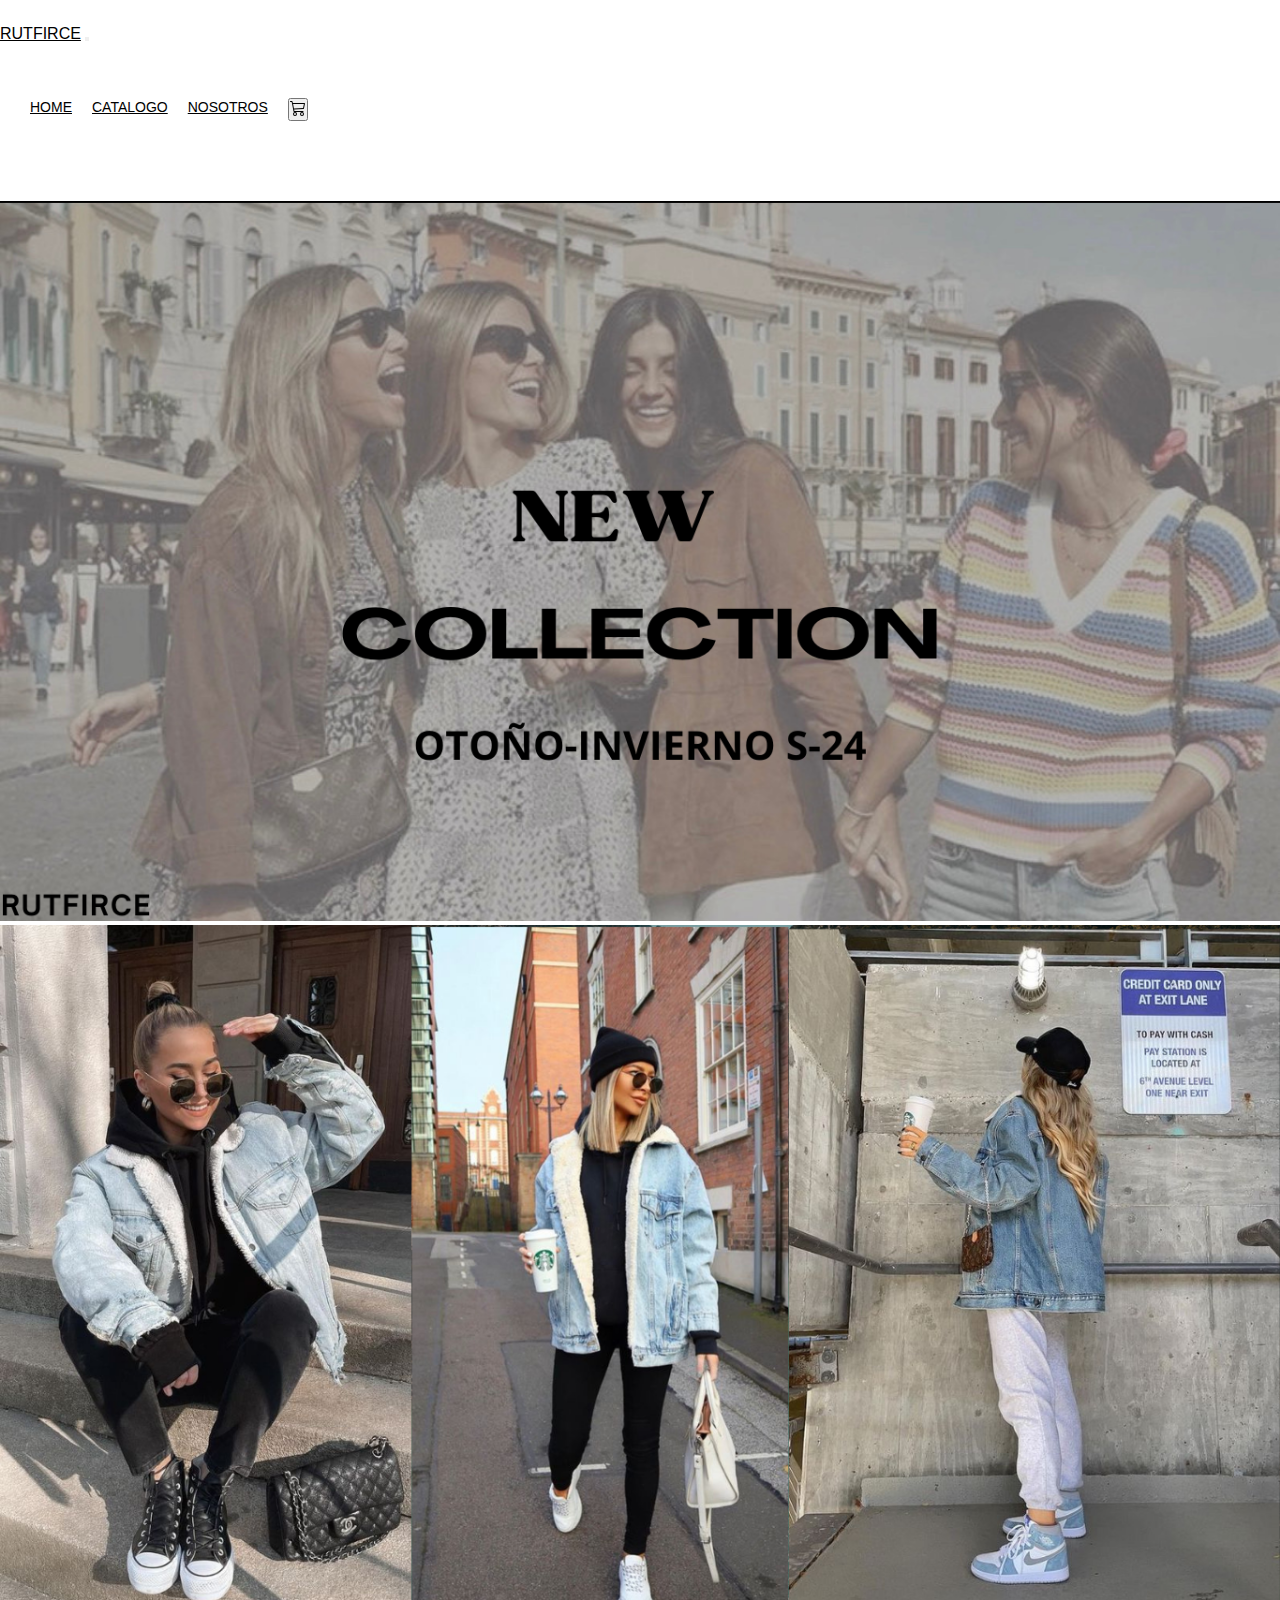
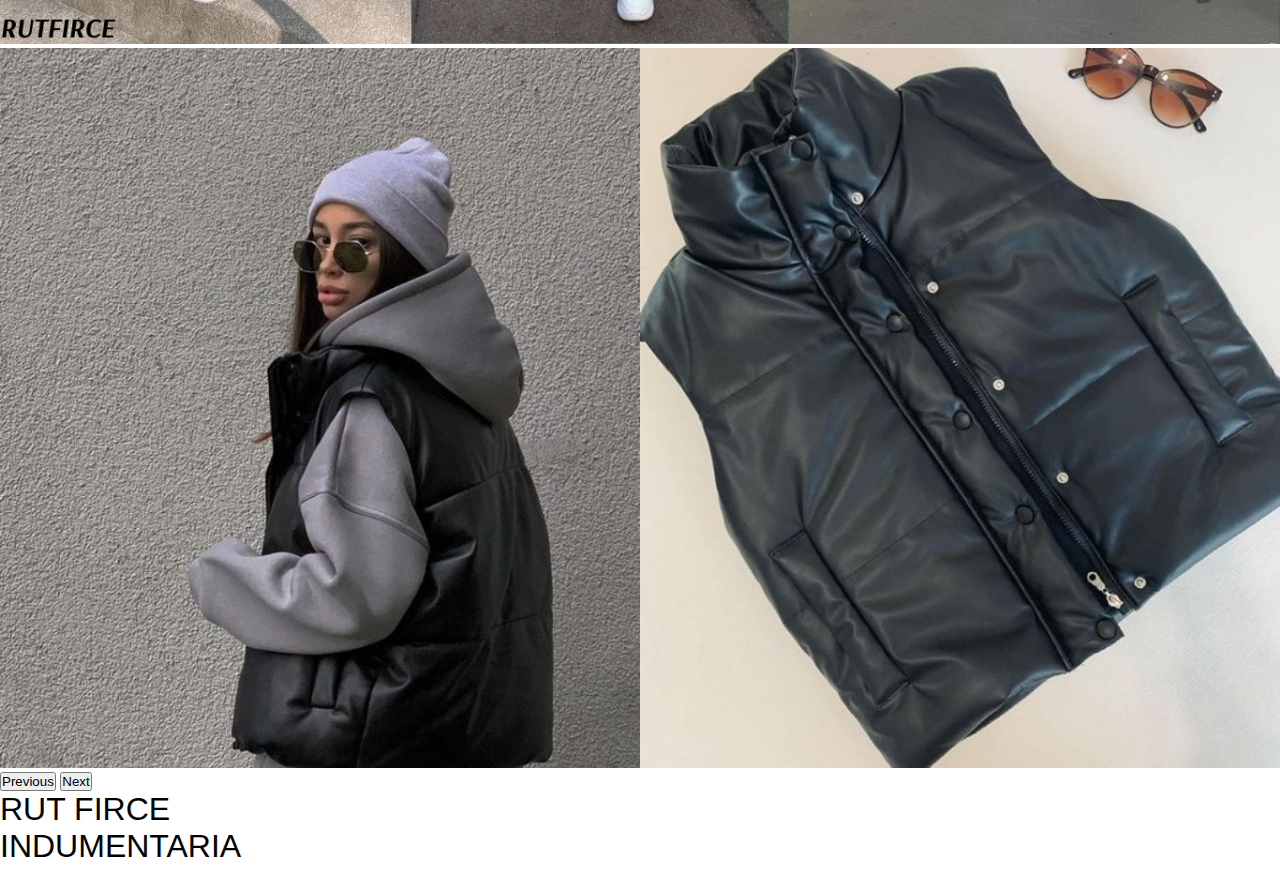
<file: RUTFIRCE/index.html>
<!DOCTYPE html>
<html lang="en">
<head>
    <meta charset="UTF-8">
    <meta name="viewport" content="width=device-width, initial-scale=1.0">
    <link rel="stylesheet" href="css/styles.css">
    <link href="https://cdn.jsdelivr.net/npm/bootstrap@5.0.2/dist/css/bootstrap.min.css" rel="stylesheet" integrity="sha384-EVSTQN3/azprG1Anm3QDgpJLIm9Nao0Yz1ztcQTwFspd3yD65VohhpuuCOmLASjC" crossorigin="anonymous">
    <script async src="./js/script.js"></script>
    <title>RUTFIRCE.uy</title>
</head>
<body>
     <header>
    <!--Navegation-->
    <nav class="navbar navbar-expand-lg  ">
      <div class="container-fluid">
        <a class="navbar-brand" href="#">RUTFIRCE</a>
        <button class=" collapse collapse-navbar-toggler" type="button" data-bs-toggle="collapse" data-bs-target="#navbarText" aria-controls="navbarText" aria-expanded="false" aria-label="Toggle navigation">
          <span class="navbar-toggler-icon"></span>
        </button>
        <div class="navbar" id="navbarText">
          <ul>
            <li class="nav-item">
              <a class="nav-link active" aria-current="page" href="index.html">Home</a>
            </li>
            <li class="nav-item">
              <a class="nav-link" href="pages/catalogo.html">Catalogo</a>
            </li>
            <li class="nav-item">
              <a class="nav-link" href="pages/nosotros.html">Nosotros</a>
            </li>
            <li>
              <button class="Carrito">
                  <a href="./js/carrito-prendas.js"><i class="bi bi-cart3"><img src="img/img-carrito.svg" alt=""></i></a>
              </button>
            </li>
          </ul>
        </div>
      </div>
    </nav>
       
    
    
   <!--Fotos de portada-->    
    <div class="container">
        <div id="carouselExample" class="carousel slide">
            <div class="carousel-inner">
              <div class="carousel-item active">
                <img src="img/IMG-1.png" class="d-block w-100" alt="">
              </div>
              <div class="carousel-item">
                <img src="img/IMG-2png.png" class="d-block w-100" alt="...">
              </div>
              <div class="carousel-item">
                <img src="img/IMG-3.png" class="d-block w-100" alt="...">
              </div>
            </div>
            <button class="carousel-control-prev" type="button" data-bs-target="#carouselExample" data-bs-slide="prev">
              <span class="carousel-control-prev-icon" aria-hidden="true"></span>
              <span class="visually-hidden">Previous</span>
            </button>
            <button class="carousel-control-next" type="button" data-bs-target="#carouselExample" data-bs-slide="next">
              <span class="carousel-control-next-icon" aria-hidden="true"></span>
              <span class="visually-hidden">Next</span>
            </button>
          </div>
    </div>
    <h1>RUT FIRCE <br/>
            INDUMENTARIA 
        </h1>
    </header>

    <!--FOOTER-->


<script src="https://cdn.jsdelivr.net/npm/bootstrap@5.0.2/dist/js/bootstrap.bundle.min.js" integrity="sha384-MrcW6ZMFYlzcLA8Nl+NtUVF0sA7MsXsP1UyJoMp4YLEuNSfAP+JcXn/tWtIaxVXM" crossorigin="anonymous"></script>
   
</body>
</html>
</file>
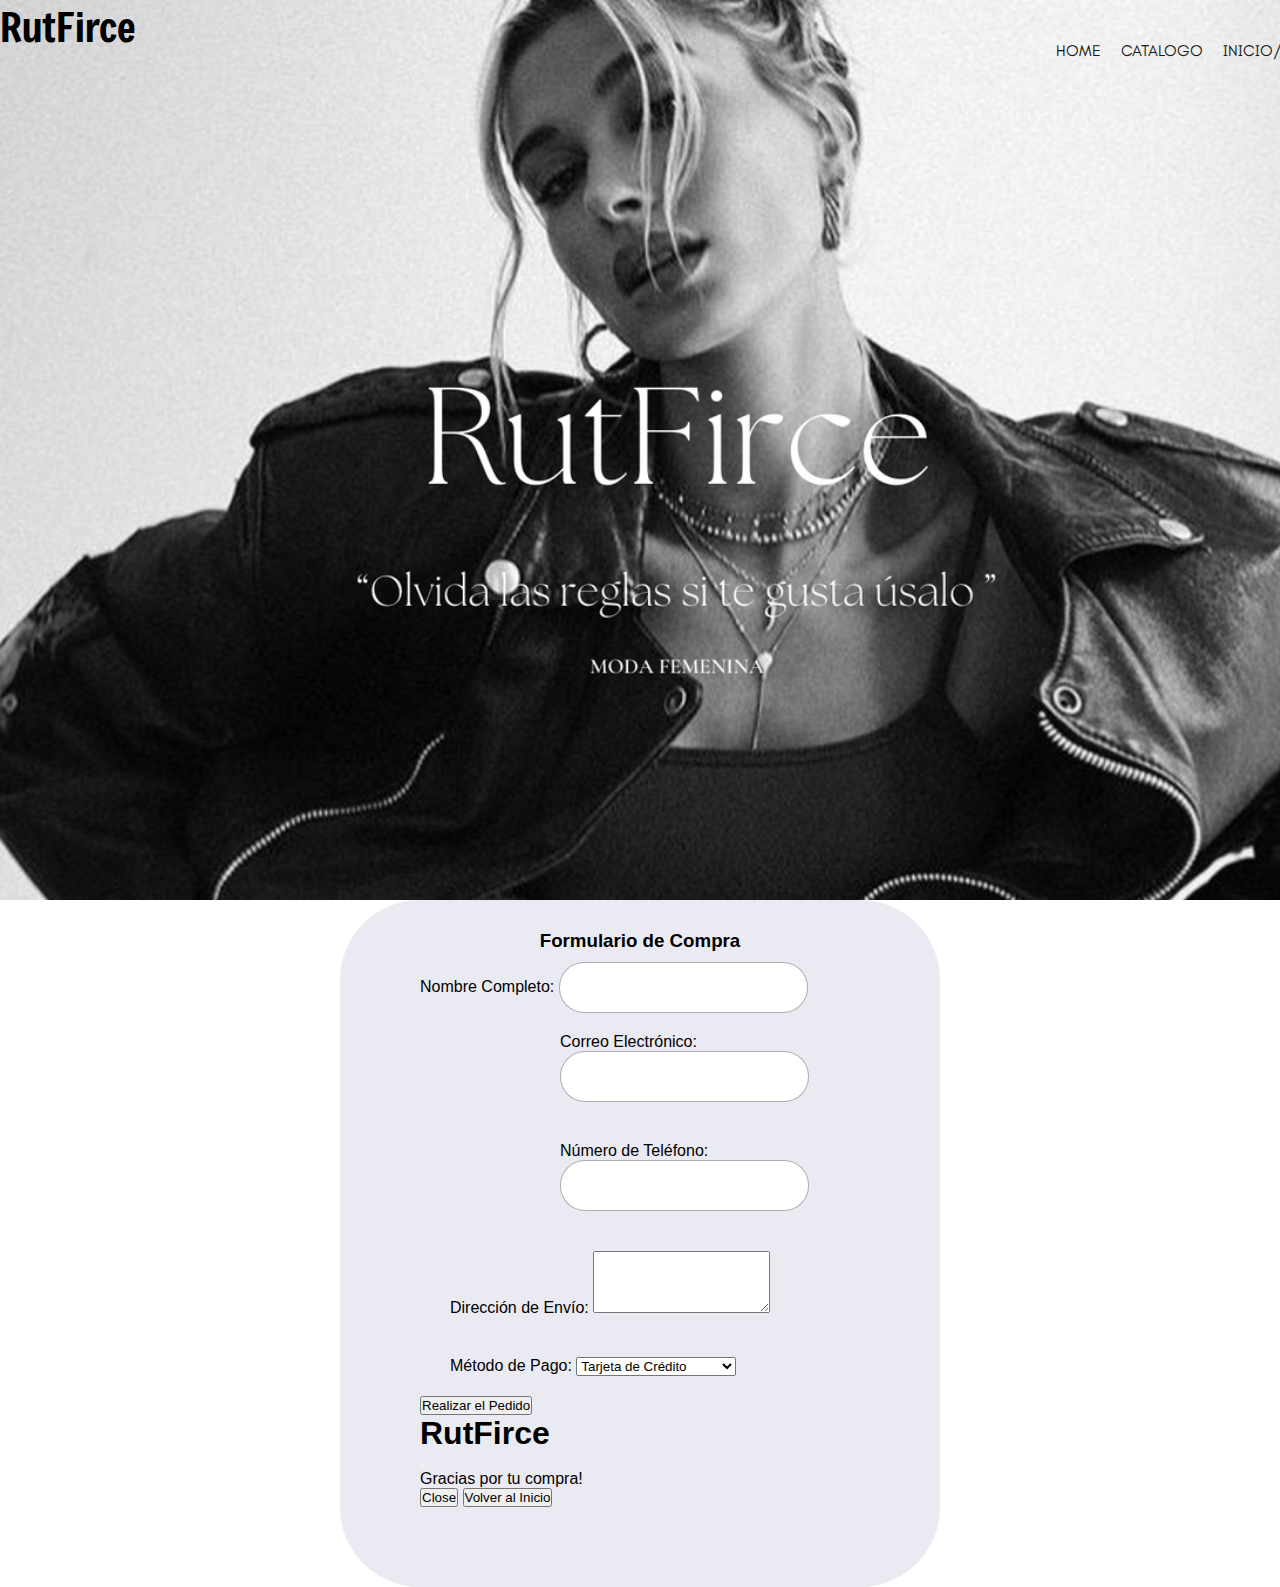
<file: RUTFIRCE 2/pages/carrito.html>
<!DOCTYPE html>
<html lang="es">
<head>
    <meta charset="UTF-8">
    <meta name="viewport" content="width=device-width, initial-scale=1.0">
    <title>Formulario de Compra</title>
    <script async src="../js/script.js"></script>
    <script async src="../js/registro.js"></script>
    <link href="https://cdn.jsdelivr.net/npm/bootstrap@5.2.3/dist/css/bootstrap.min.css" rel="stylesheet" integrity="sha384-rbsA2VBKQhggwzxH7pPCaAqO46MgnOM80zW1RWuH61DGLwZJEdK2Kadq2F9CUG65" crossorigin="anonymous">
    <link href='https://unpkg.com/boxicons@2.1.4/css/boxicons.min.css' rel='stylesheet'>
    <link rel="stylesheet" href="../css/styles.css">
</head>
<body>
    
        <header class="header">
        <div class="menu container">
            <a href="index.html" id="logo">RutFirce</a>
            <nav class="navbar">
                <div class="container">
                <ul>
                    <li> <a href="../index.html">Home</a></li>
                    <li><a href="../pages/catalogo.html">Catalogo</a></li>
                    <li><a href="../pages/contacto.html">Inicio/Registro</a></li>
                    <li><a href="../pages/carrito.html">Carrito</a></li>
                </ul>
                </div>
        </nav>
        <div>
            
                <li class="submenu">
                    <img src="../img/img-bag.svg"id="menu-carrito" alt="carrito">
                    <div id="carrito">
                    <table id="lista-carrito">
                    <thead>
                    <tr>
                        <th>Imagen</th>
                        <th>Nombre</th>
                        <th>Precio</th>
                        <th></th>
                    </tr>
                    </thead>
                    <tbody></tbody>
                </table>
                <table id="total">
                    <thead>
                    <tr>
                        <th>Total</th>
                    </tr>
                    <tr>
                        <td id="preciototal"></td>
                    </tr>
                    </thead>
                </table>
                <a href="#" id="vaciar-carrito" class="btn-2">Vaciar Carrito</a>
    
                <a href="#" id="finalizar-compra" class="btn-2">Finalizar Compra</a>
                </div>
                </li>
            
            </div> 
            </div>
        </div>
    </header>
    

<div class="container-formulario">
    <h3>Formulario de Compra</h3>

<form id="formulario-compras">

    <form class="nombre">
        <div class="datos-1">
            <label for="name">Nombre Completo:</label>
            <input type="text" id="name" name="name" required>
        </div>
    </form>
    <form class="email">
        <div class="datos-2">
            <label for="email">Correo Electrónico:</label>
            <input type="text" id="email" name="email" required>
        </div>
    </form>
    <form class="phone">
        <div class="datos-3">
            <label for="phone">Número de Teléfono:</label>
            <input type="tel" id="phone" name="phone" required>
        </div>
    </form>
    <form class="direccion">
        <div class="datos">
            <label for="address">Dirección de Envío:</label>
            <textarea id="address" name="address" rows="4" required></textarea>
        </div>
    </form>
    <form class="pago">
        <div class="datos">
            <label for="payment">Método de Pago:</label>
            <select id="payment" name="payment" required>
                <option value="credit_card">Tarjeta de Crédito</option>
                <option value="paypal">PayPal</option>
                <option value="bank_transfer">Transferencia Bancaria</option>
            </select>
        </div>
    </form>
        <div class="form-group">
            <button type="button" class="btn btn-primary" data-bs-toggle="modal" data-bs-target="#exampleModal">
                Realizar el Pedido
            </button>
            <!-- Modal -->
  <div class="modal fade" id="exampleModal" tabindex="-1" aria-labelledby="exampleModalLabel" aria-hidden="true">
    <div class="modal-dialog">
      <div class="modal-content">
        <div class="modal-header">
          <h1 class="modal-title fs-5" id="exampleModalLabel">RutFirce</h1>
          <button type="button" class="btn-close" data-bs-dismiss="modal" aria-label="Close"></button>
        </div>
        <div class="modal-body">
        Gracias por tu compra!
        </div>
        <div class="modal-footer">
          <button type="button" class="btn btn-secondary" data-bs-dismiss="modal">Close</button>
          <a href="../index.html""><button type="button" class="btn btn-primary" >Volver al Inicio</button></a>
        </div>
      </div>
    </div>
  </div>
        </div>
    </form>
</div>

<script src="https://cdn.jsdelivr.net/npm/bootstrap@5.2.3/dist/js/bootstrap.bundle.min.js" integrity="sha384-kenU1KFdBIe4zVF0s0G1M5b4hcpxyD9F7jL+jjXkk+Q2h455rYXK/7HAuoJl+0I4" crossorigin="anonymous"></script>
</body>
</html>
</file>
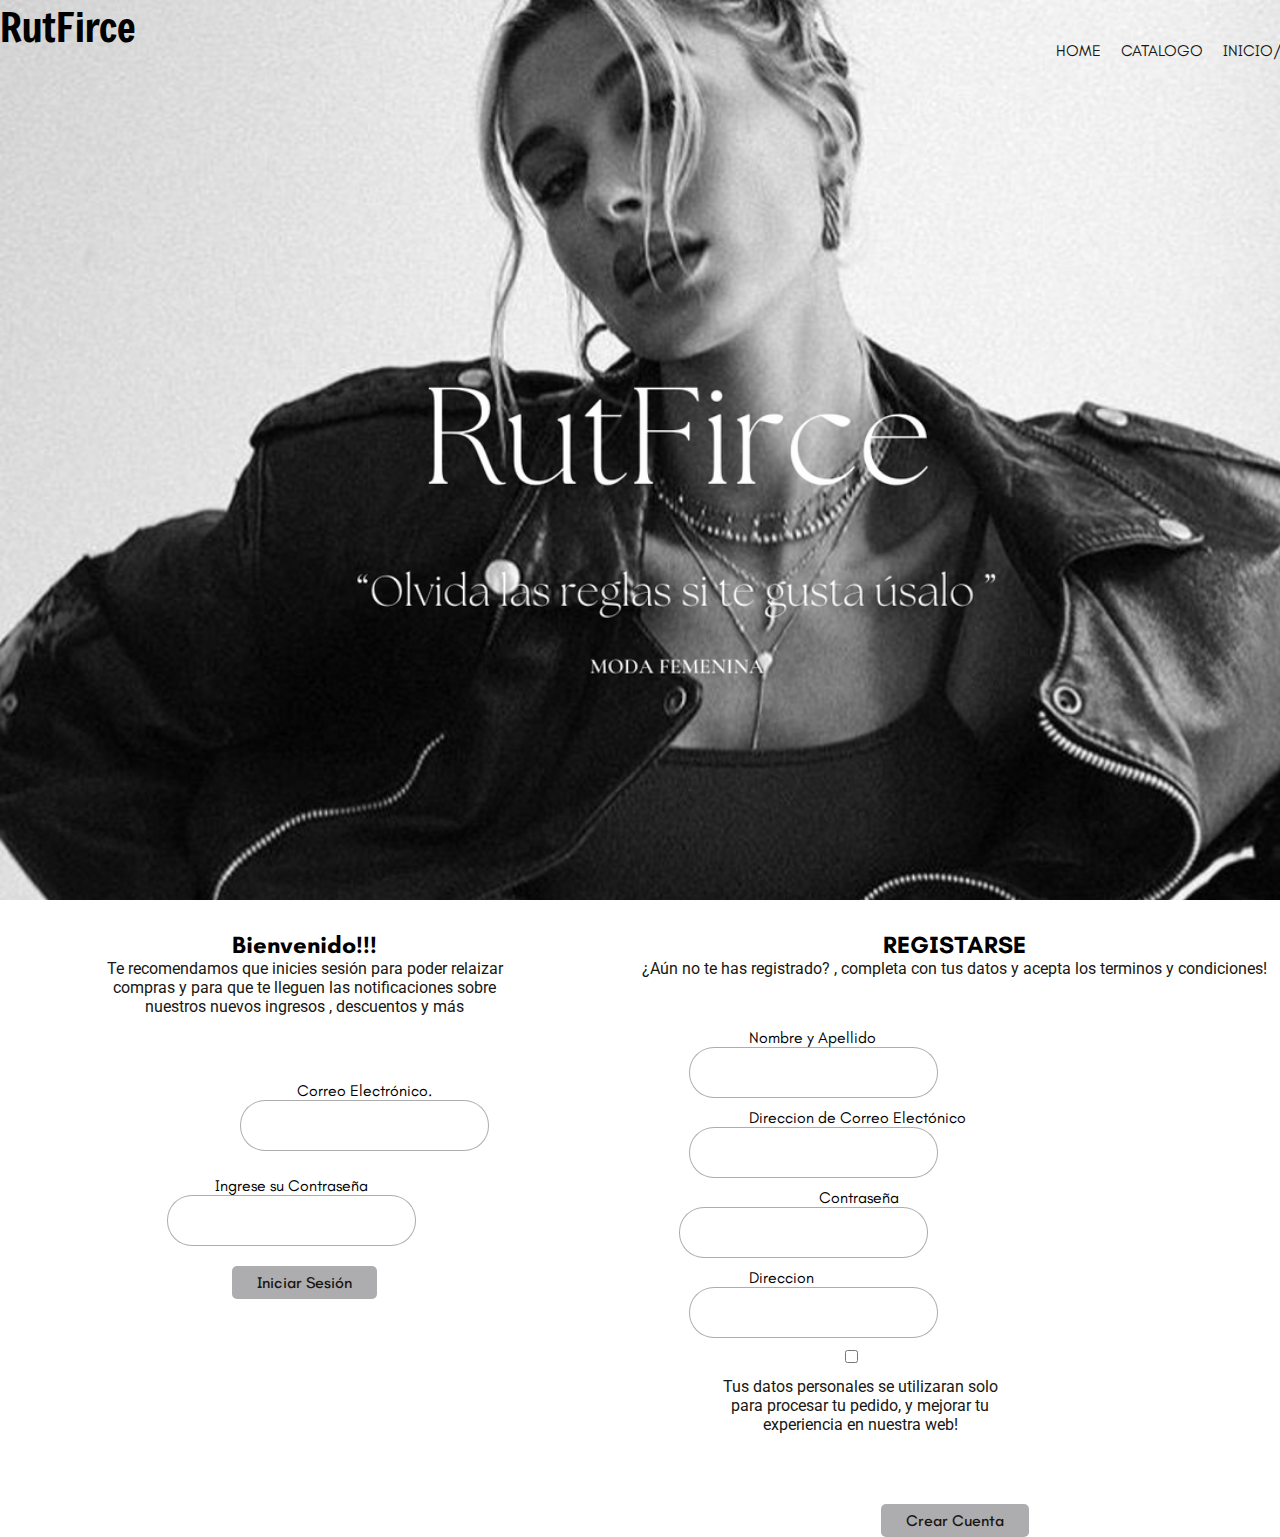
<file: RUTFIRCE 2/pages/contacto.html>
<!DOCTYPE html>
<html lang="en">
<head>
    <meta charset="UTF-8">
    <meta name="viewport" content="width=device-width, initial-scale=1.0">
    <link rel="stylesheet" href="../css/styles.css" >
    <script async src="../js/script.js"></script>
    <script async src="../js/registro.js"></script>
    <link href='https://unpkg.com/boxicons@2.1.4/css/boxicons.min.css' rel='stylesheet'>
    <link href="https://cdn.jsdelivr.net/npm/bootstrap@5.0.2/dist/css/bootstrap.min.css" rel="stylesheet" integrity="sha384-EVSTQN3/azprG1Anm3QDgpJLIm9Nao0Yz1ztcQTwFspd3yD65VohhpuuCOmLASjC" crossorigin="anonymous">
    <title>Contacto</title>
</head>
<body>
    <header class="header">
    <div class="menu container">
        <a href="index.html" id="logo">RutFirce</a>
        <nav class="navbar">
            <div class="container">
            <ul>
                <li> <a href="../index.html">Home</a></li>
                <li><a href="../pages/catalogo.html">Catalogo</a></li>
                <li><a href="../pages/contacto.html">Inicio/Registro</a></li>
                <li><a href="../pages/carrito.html">Carrito</a></li>
            </ul>
            </div>
    </nav>

    <div>
        
            <li class="submenu">
                <img src="../img/img-bag.svg"id="menu-carrito" alt="carrito">
                <div id="carrito">
                <table id="lista-carrito">
                <thead>
                <tr>
                    <th>Imagen</th>
                    <th>Nombre</th>
                    <th>Precio</th>
                    <th></th>
                </tr>
                </thead>
                <tbody></tbody>
            </table>
            <table id="total">
                <thead>
                <tr>
                    <th>Total</th>
                </tr>
                <tr>
                    <td id="preciototal"></td>
                </tr>
                </thead>
            </table>
            <a href="#" id="vaciar-carrito" class="btn-2">Vaciar Carrito</a>

            <a href="#" id="finalizar-compra" class="btn-2">Finalizar Compra</a>
            </div>
            </li>
        
        </div> 
        </div>
    </div>
</header>

<div class="formulario-inicio">
<div class="Inicio-Sesion">
    <h2>Bienvenido!!!</h2>
    <p class="parrafo-i">
    Te recomendamos que inicies sesión para poder relaizar compras y para que te lleguen las notificaciones sobre nuestros nuevos ingresos , descuentos y más</p>
    <form>
        <div class="email">
            <label for="exampleInputEmail1" class="form-label"> Correo Electrónico.</label>
            <input type="email" class="form-control" id="email" aria-describedby="emailHelp">
        </div>
        </form>
        <form>
            <div class="password">
                <label for="exampleInputPassword1" id="password">Ingrese su Contraseña </label>
                <input type="password" class="form-control" id="password">
            </div>
        </form>
        <a href="#" id="Iniciar Sesion" class="btn-2">Iniciar Sesión</a>
</div>

<div class="registro" id="Formulario-compras">
    <h2>REGISTARSE</h2>
    <p class="parrafo-i"> ¿Aún no te has registrado? , completa con tus datos y acepta los terminos y condiciones! </p>
    <form>
    <div class="name">
        <label for="name" class="name"> Nombre y Apellido</label>
        <input type="email" class="form-control" id="exampleemial" aria-describedby="emailHelp">
    </div>
    </form>
    <form>
        <div class="last-name">
            <label for="exampleInputPassword1" class="last-name">Direccion de Correo Electónico </label>
            <input type="password" class="form-control" id="exampleInputPassword1">
        </div>
    </form>
    <form>
        <div class="email-1">
            <label for="email" class="email">Contraseña</label>
            <input type="email" class="form-control" id="exampleInputPassword1">
        </div>
    </form>
    <form>
        <div class="password-1">
            <label for="Password" class="password">Direccion</label>
            <input type="password" class="form-control" id="exampleInputPassword1">
        </div>
    </form>
    <div class="form-check">
        <input class="form-check-input" type="checkbox" id="disabledFieldsetCheck" >
        <label class="form-check-label" for="disabledFieldsetCheck">
            <p class="parrafo-c">Tus datos personales se utilizaran solo para procesar tu pedido, y mejorar tu experiencia en nuestra web!</p> 
        </label>
    </div>
    <a href="#" id="Iniciar Sesion" class="btn-2">Crear Cuenta</a>
    </div>
</div>
</file>
<file: RUTFIRCE/css/styles.css>
@import url('https://fonts.googleapis.com/css2?family=IBM+Plex+Sans:ital,wght@0,100;0,200;0,300;0,400;0,500;0,600;0,700;1,100;1,200;1,300;1,400;1,500;1,600;1,700&family=Lemon&family=Montserrat:ital,wght@0,100..900;1,100..900&family=Roboto+Flex:opsz,wght@8..144,100..1000&family=Rubik:wght@600&display=swap');
/*RESET*/
* {
    box-sizing: border-box;
    margin: 0;
    padding: 0;
}

/* MAIN ESTILOS*/
html,
body{
    font-family: 'Roboto', sans-serif;
}

h1{
    font-size: 2,5rem;
}

h2{
    font-size: 2rem ;
    font-family: 'Roboto', uppercase ;
}

h3{
    font-size: 1,75rem;
}

h4{
    font-size: 1.5rem;
}

h5{
    font-size: 1,25rem;
}

h6{
    font-size: 1rem;
}

h1,
h2,
h3,
h4,
h5,
h6{
    margin-bottom: 15px;
    font-weight: 500;
}

img{
    max-width: 100%;
}

p{
    font-size: 1rem;
    margin: 10px 0;
    line-height: 1.7em;
    padding: 0 30px;
}

.btn{
    display: inline-block;
    font-size: 12px;
    text-transform: uppercase;

    font-weight: 400;
    letter-spacing: 1px;
    border: none;
    align-items: center;
}

.btn-dark{
    background: #000;
    color: #fff;
    text-align: center;
    
}

/*NAVBAR*/

.navbar{
    padding: 25px 0;
}

.navbar .container{
    display: flex;
    justify-content: space-between;
    align-items: center;
    height: 100%;
}

.navbar-brand{
    color:#000;
}

.navbar ul{
    display: flex;
    padding: 10px 20px;
}

.navbar ul li{
    list-style: none;
    padding: 20px 10px;
}

.navbar ul li a {
    font-size: 14px;
    font-weight: 400;
    text-transform: uppercase;
    color: #000;
}

/*fotos*/
.galeria-fotos{
    width: 100%;
    height: 100%; 
}
.galeria-jeans{
    display: grid;
    grid-template-columns: repeat(3, 1fr);
}

.card-1{
    padding: 1em;
}
.card-2{
    padding: 1em;
    
}
.card-3{
    padding: 1em;
}

.buzos{
    display: grid;
    grid-template-columns: repeat(3, 1fr);
}

.card-1{
    padding: 1em;
}
.card-2{
    padding: 1em;
    
}
.card-3{
    padding: 1em;
}
</file>
<file: RUTFIRCE 2/css/styles.css>
@import url('https://fonts.googleapis.com/css2?family=Freeman&family=Poppins:ital,wght@0,100;0,200;0,300;0,400;0,500;0,600;0,700;0,800;0,900;1,100;1,200;1,300;1,400;1,500;1,600;1,700;1,800;1,900&display=swap');
@import url('https://fonts.googleapis.com/css2?family=Freeman&family=Poppins:ital,wght@0,100;0,200;0,300;0,400;0,500;0,600;0,700;0,800;0,900;1,100;1,200;1,300;1,400;1,500;1,600;1,700;1,800;1,900&family=Teachers:ital,wght@0,400..800;1,400..800&display=swap');
@import url('https://fonts.googleapis.com/css2?family=Freeman&family=Poppins:ital,wght@0,100;0,200;0,300;0,400;0,500;0,600;0,700;0,800;0,900;1,100;1,200;1,300;1,400;1,500;1,600;1,700;1,800;1,900&family=Roboto:ital,wght@0,100;0,300;0,400;0,500;0,700;0,900;1,100;1,300;1,400;1,500;1,700;1,900&family=Teachers:ital,wght@0,400..800;1,400..800&display=swap');

/*RESET*/
* {
    box-sizing: border-box;
    margin: 0;
    padding: 0;
    text-decoration: none;
    list-style: none;
}

/* MAIN ESTILOS*/
html,
body{ 
    font-family: "Teachers", sans-serif;
    
}
h5{
    font-family: "Roboto", sans-serif; 
}
img{
    max-width: 100%;
}
.menu .container{
    max-width: 1200px;
    margin: 0 auto;
}
/*NAVBAR*/
.header{
    background: url(../img/img-portada-3.png);
    background-repeat: no-repeat;
    height: 100vh;
    align-items: center;
    display:block;
    background-size: cover;
}
.navbar{
    height: 100px;
}
.navbar a {
    color: #181713;
    text-transform: uppercase;
    font-weight: 400;
    text-decoration: none;
}
.navbar .container{
    display: flex;
    justify-content: space-between;
    align-items: center;
    height: 100%;
}
.navbar ul{
    display: flex;
    padding-left: 100vh;
}
.navbar ul li {
    margin-left: 20px;
}

    #logo{
        color: black;
        font-family: "Freeman", sans-serif;
        font-size: 40px;
        text-decoration: none;
    }

    
    .menu{
        position: absolute;
        top: 0;
        left: 0;
        right: 0;
        display: flex;
        justify-content: space-between;
    }
    .menu label{
        cursor: pointer;
        display: none;
    }



.submenu{
    position: relative;
}
.submenu #carrito{
    display: none;
}
.submenu:hover #carrito{
    display:block;
    position: absolute;
    right: 0;
    backdrop-filter: blur(10px);
    top: 100%;
    z-index: 1;
    background-color: #4E4B5076;
    padding: 20px;
    min-width: 400px;
}
table{
    width: 100%;
}
th, td{
    color: aliceblue;
}
.borrar{
    background-color: blue;
    border-radius: 50%;
    padding: 5px 10px;
    color: aliceblue;
    font-weight: 800;
    cursor: pointer;
}
.header-content{
    display: flex;
}
.header-txt{
    flex-basis: 50%;
}
.header-txt span{
    font-size: 16px;
    color: black;
    font-weight: 700;
    margin-bottom: 15px;
    display: block;
}
p{
    font-size: 16px;
    color: #181713;
    margin-bottom: 45px;
}

.btn-1{
    display: inline-block;
    padding: 13px 25px;
    color: aliceblue;
    border-radius: 25px;
    background-color: aquamarine;
    text-transform: capitalize;
}
/*Home*/

.product{
    padding: 0 0 100px 0;
    text-align: center;
}
.product-content-2{
    display: grid;
    grid-template-columns: repeat(4, 1fr);
    gap: 50px;
    padding: 30px;
}
.product{
    text-align: center;
    box-shadow: 0 0 25px rgba(0, 0, 0, 0.1);
    padding: 50px;
}

.product img{
width: 150px;
height: 200px;
margin-bottom: 10px;
}
.Parrafo{
    background-color: black;
    color: white;
    font-family: "Teachers", sans-serif;
    text-align: center;
    padding: 20px;
    padding-top: 0 10px;
}

#contact .flex{
    gap:50px;
    text-align: center;
    padding: 20px;
    background-color: #9191bd;
    color: black;
    font-family: "Roboto", sans-serif;
}
.flex{
    display: flex;
    gap: 30px;
    font-family: "Teachers", sans-serif;
}
.flecha{
    padding-bottom: 20px;
}

#foto{
    background: url(../img/img-nosnotro.jpg);
    background-repeat: no-repeat;
    height: 80vh;
    align-items: center;
    display:block;
    background-size: cover;
}



/*Catalogo*/
.product{
    padding: 0 0 100px 0;
    text-align: center;
}

.product h3{
    font-size: 40px;
    color: #181713;
    text-transform: capitalize;
    margin-bottom: 55px;
}

.product-content{
    display: grid;
    grid-template-columns: repeat(4, 1fr);
    gap: 50px;
}
.product{
    text-align: center;
    box-shadow: 0 0 25px rgba(0, 0, 0, 0.1);
    padding: 50px;
}

.product img{
width: 150px;
height: 190px;
margin-bottom: 10px;
}

.product h3{
    color: #9BA986;
    font-size: 25px;
}

.product p{
    font-size: 15px;
    margin: 0;
    color: #181713;
    font-weight: 600;
}

.btn-2{
    display: inline-block;
    margin-top: 15px;
    padding: 7px 25px;
    border-radius: 5px;
    color: #181713;
    background-color:#4E4B5076 ;
    text-decoration: none;
    font-weight: 500;
    text-align: center;
    align-items: center;
}

.contact{
    padding-bottom: 100px;
    display: flex;
    justify-content: center;
    align-items: center;
    padding: 30px ;
}

.p .contact{
    font-size: 10px;
    margin:0;
    align-items: center;
    color: #181713;
    font-weight: 300;
}

form{
    display: flex;
}

input{
    padding: 17px 35px;
    border-radius: 25px;
    border: 1px solid #4E4B5076;
    outline: none;
}

.btn-3{
    margin-left: 10px;
    color: black;
    background-color: #4E4B5076;
}

footer{
    margin-top: auto;
    box-shadow: 0 -3px 5px rgb(0, 0, 0, 0.104);
    text-align: center;
    padding: 30px;
    background-color: #9191bd;
    }
.redes{
    padding: 20px;
    padding-top: 20px;
}
.link h3{
    color: #9BA986;
    font-size: 17px;
    margin-bottom: 10px;
    text-align: center;
}

.link a{
    color:#9BA986;
    font-size: 15px;
    display: block;
    margin-bottom: 10px;
    text-decoration: none;
    text-align: center;
}

.link-1 a{
    color:#9BA986;
    font-size: 15px;
    display: block;
    margin-bottom: 10px;
    text-decoration: none;
    text-align: center;
}

/*Contacto*/

.Inicio-Sesion{
    padding: 30px 0 0 100px;
    width: 40%;
    align-items: center;
    text-align: center;
    border-radius: 20px;
    border-color: #9191bd;
    border-top-left-radius: 20px;
    border-bottom-left-radius: 20px;
    height: 70vh;
}
.h2{
    font-family: "Roboto", sans-serif;
    text-align: center;
}
.parrafo-i{
    text-align: center;
    font-family: "Roboto", sans-serif;
    text-wrap: pretty;
}
.email{
    padding: 5px;
    width: 80%;
    padding-left: 60px;
}
.password{
    padding: 5px;
    width: 80%;
    padding-left: 60px;
}
.registro{
    padding: 30px 0 0 100px;
    width: 60%;
    align-items: center;
    text-align: center;
    border-radius: 20px;
    border-color: #9191bd;
    border-top-left-radius: 20px;
    border-bottom-left-radius: 20px;
}

.name{
    padding: 5px;
    width: 60%;
    padding-left: 60px;
    text-align: left;
}
.last-name{
    padding: 5px;
    width: 60%;
    padding-left: 60px;
    text-align: left;
}
.email-1{
    padding: 5px;
    width: 60%;
    padding-left: 50px;
    text-align: left;
}
.password-1{
    padding: 5px;
    width: 60%;
    padding-left: 60px;
    text-align: left;
}

.form-check{
    padding: 5px;
    width: 60%;
    padding-left: 60px;
}
.form-check-input{
    padding: 10px;
}
.parrafo-c{
    text-align: center;
    font-family: "Roboto", sans-serif;
    text-wrap: pretty;
    padding: 10px 0 5px 17px;
}

.formulario-inicio{
    display: flex;
    justify-content: space-between;
    gap: 20px;
}
.btn-2{
    align-items: center;
    padding-left: 0 0 0 20px;
}

/*Carrito*/

.container-formulario{
    max-width: 600px;
    margin: 0 auto;
    background-color: #9191bd30;
    padding: 80px;
    border-radius: 80px;
    padding-top: 20px;
    font-family: Arial, sans-serif;
    display: block;
}
h3{
    text-align: center;
    padding: 10px;
}
.formulario-compras{
    display: block;
    width: 50px;
    padding: 50px;
    margin: auto;
}
.nombre{
    margin-left: 35px;
    padding: 30px;
}
.email{
    padding: 20px;
    margin-left: 120px;
}
.phone{
    padding: 20px;
    margin-left: 120px;
}
.direccion{
    padding: 20px;
    margin-left: 10px;
}
.pago{
    padding: 20px;
    margin-left: 10px;
}
#comprar{
    background: #b4b4d7d3;
    text-align: center;
    margin-left: 150px;
    padding: 20px;
    padding-top: 20px;
    border: none;
    border-radius: 80px;
}
#button{
    background: #9191bd62;
    color: #181713;
}
</file>
